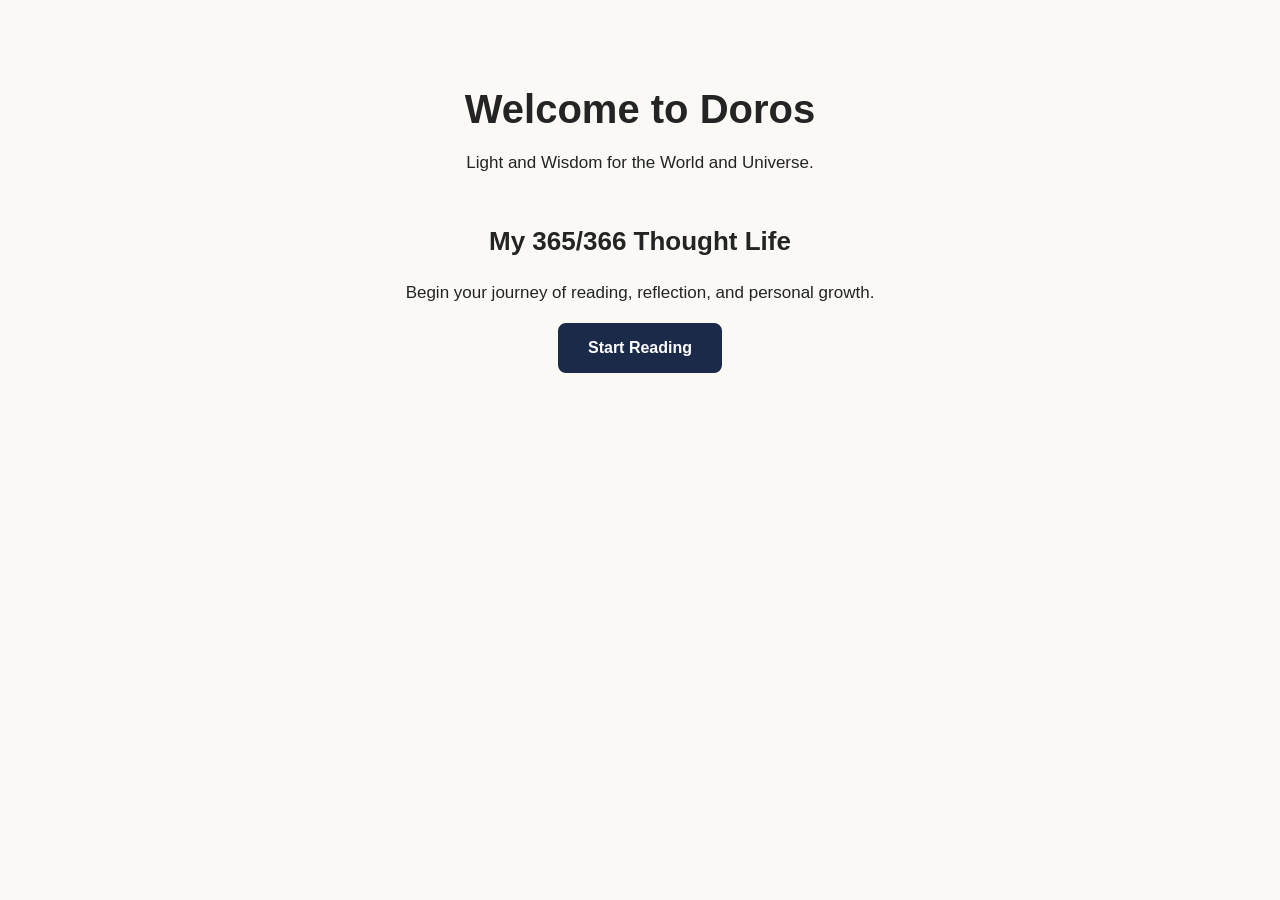
<file: index.html>
<!DOCTYPE html>
<html lang="en">
<head>
  <meta charset="UTF-8">
  <meta name="viewport" content="width=device-width, initial-scale=1.0">
  <title>Doros | Read, Learn, Grow</title>
  <link rel="stylesheet" href="style.css">
  <script src="script.js" defer></script>
</head>
<body>
  <h1>Welcome to Doros</h1>
  <p>Light and Wisdom for the World and Universe.</p>

  <h2>My 365/366 Thought Life</h2>
  <p>Begin your journey of reading, reflection, and personal growth.</p>

  <button>Start Reading</button>
</body>
</html>
</file>
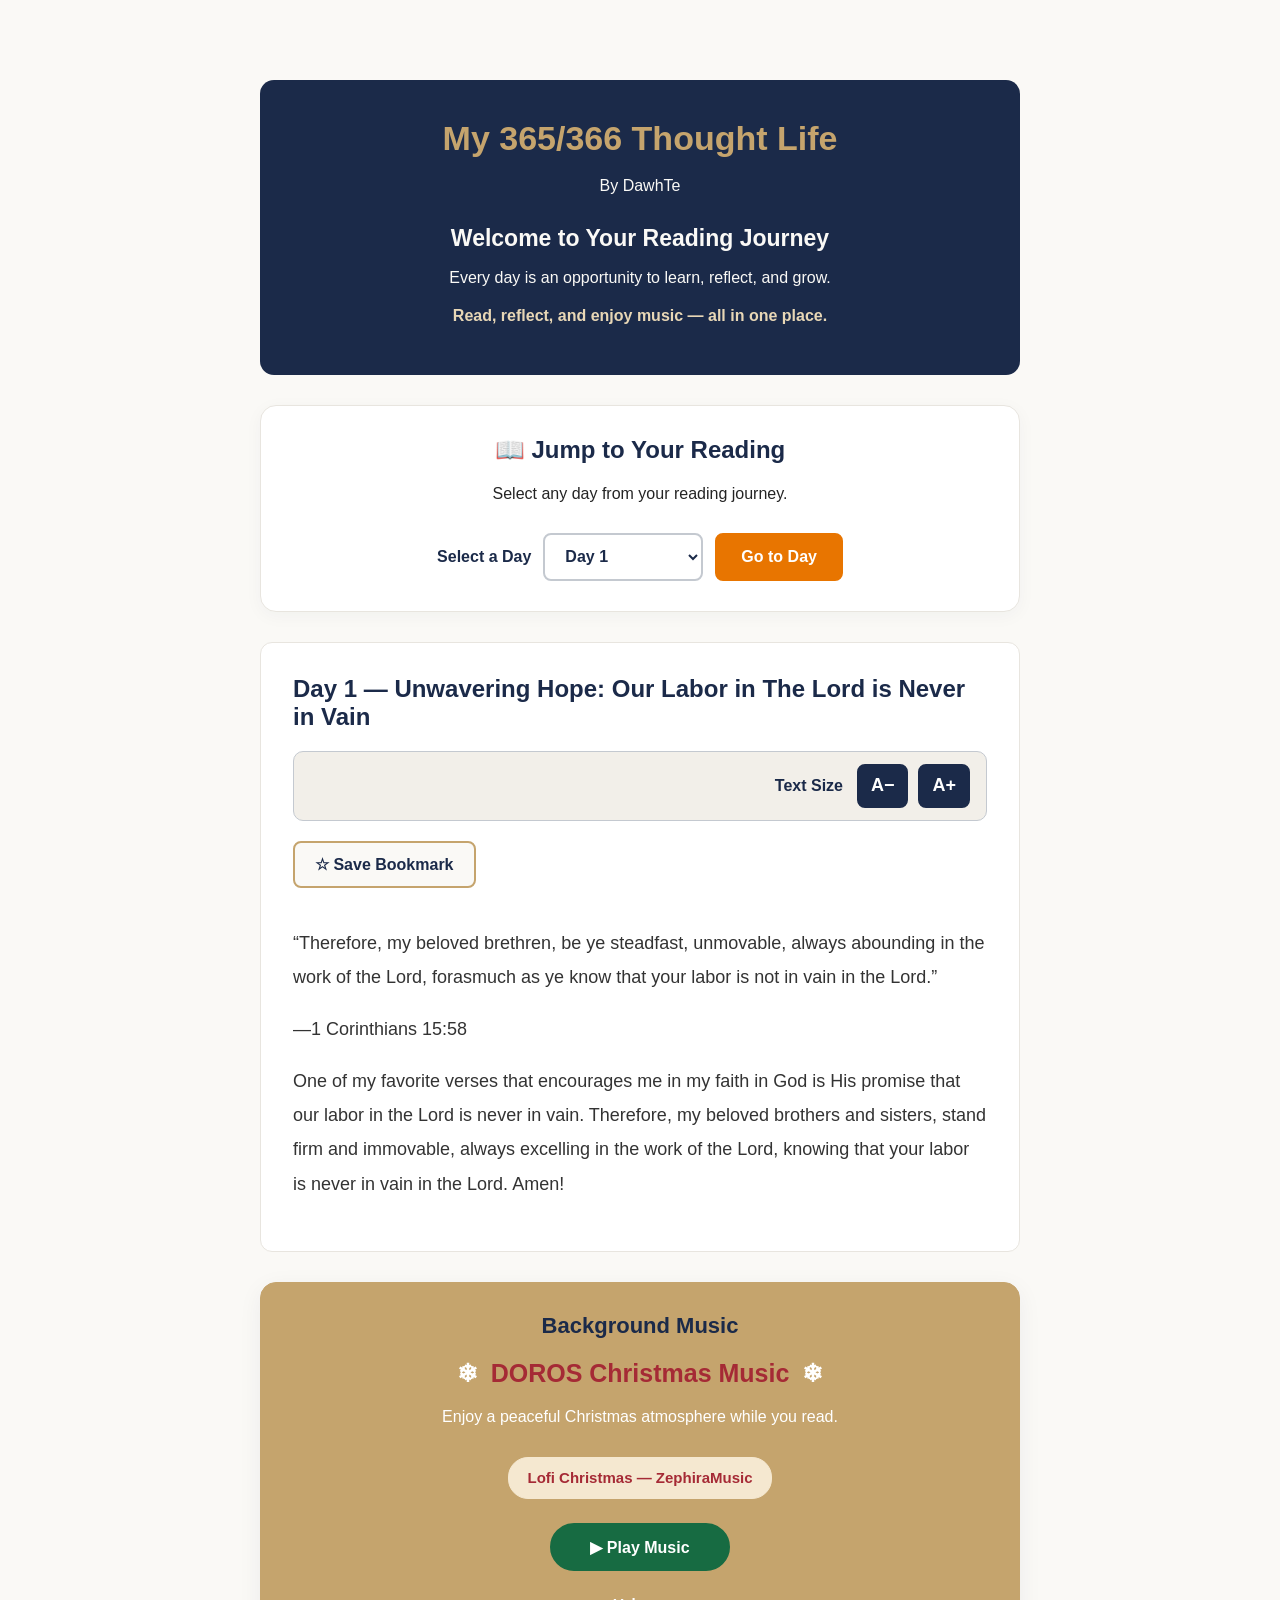
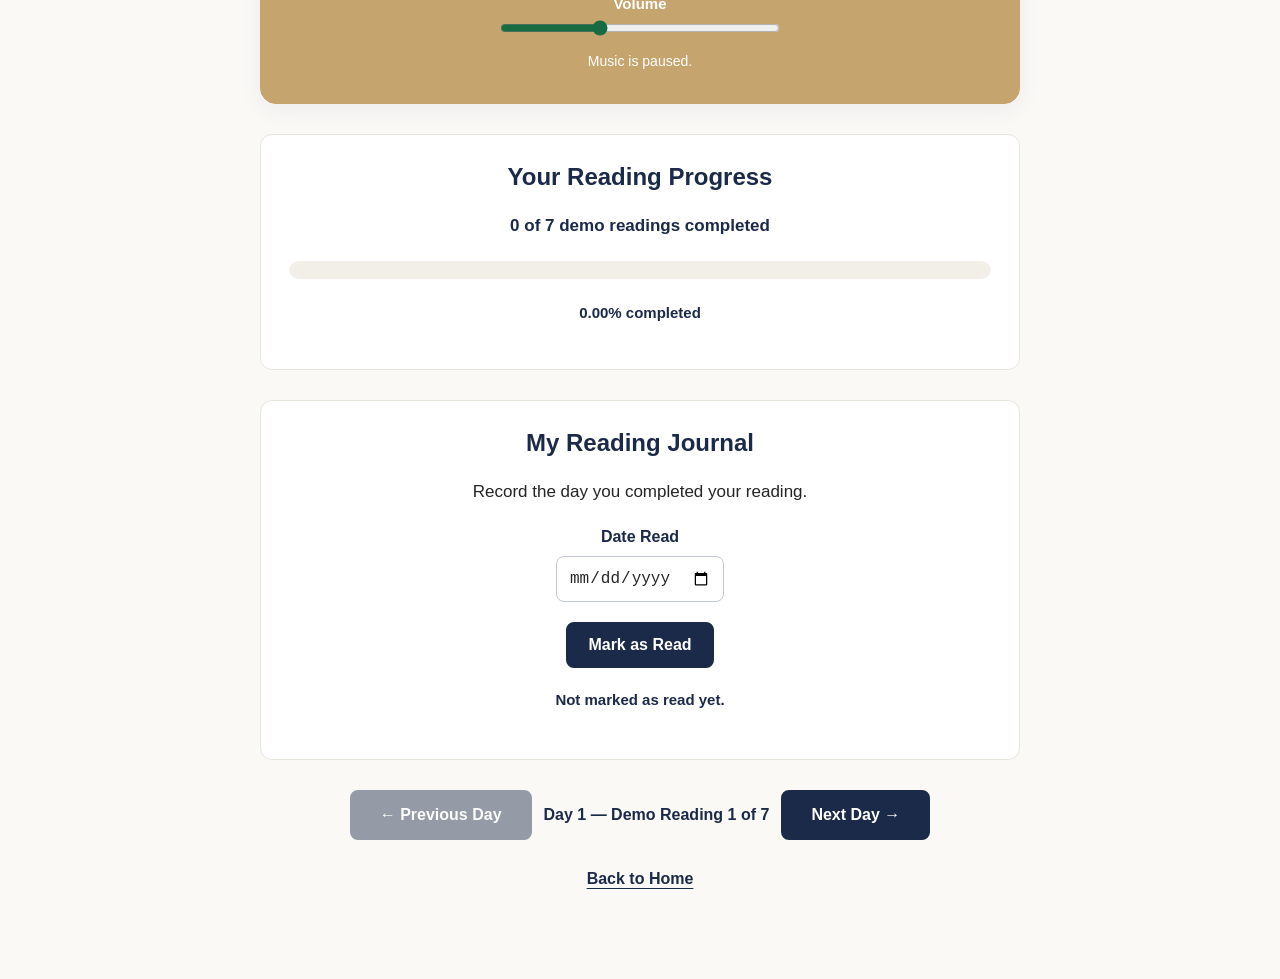
<file: reader.html>
<!DOCTYPE html>
<html lang="en">
<head>
  <meta charset="UTF-8">
  <meta name="viewport" content="width=device-width, initial-scale=1.0">

  <title>Reading | DOROS</title>

  <link rel="stylesheet" href="style.css">
  <script src="book-data.js" defer></script>
  <script src="reader.js" defer></script>
</head>

<body>
  <main>

    <!-- ======================================
         BOOK INFORMATION
    ======================================= -->

    <header class="reader-introduction">
      <h1>My 365/366 Thought Life</h1>
      <p>By DawhTe</p>

      <h2>Welcome to Your Reading Journey</h2>

      <p>
        Every day is an opportunity to learn,
        reflect, and grow.
      </p>

      <p>
        Read, reflect, and enjoy music —
        all in one place.
      </p>
    </header>


    <!-- ======================================
         JUMP TO DAY SELECTOR
    ======================================= -->

    <section
      class="day-selector"
      aria-labelledby="day-selector-heading"
    >

      <h2 id="day-selector-heading">
        📖 Jump to Your Reading
      </h2>

      <p>
        Select any day from your reading journey.
      </p>

      <div class="day-selector-controls">

        <label for="jump-to-day">
          Select a Day
        </label>

        <select id="jump-to-day">
          <option value="1">Day 1</option>
        </select>

        <button
          type="button"
          id="go-to-day"
        >
          Go to Day
        </button>

      </div>

    </section>


    <!-- ======================================
         DAILY READING CONTENT
    ======================================= -->

    <section class="reading-content">

      <h2>Day 1 — A New Beginning</h2>

      <!-- Reading text size controls -->
      <div
        class="reading-controls"
        role="group"
        aria-label="Reading text size settings"
      >

        <span class="text-size-label">
          Text Size
        </span>

        <button
          type="button"
          id="decrease-font"
          aria-label="Decrease reading text size"
        >
          A−
        </button>

        <button
          type="button"
          id="increase-font"
          aria-label="Increase reading text size"
        >
          A+
        </button>

      </div>

      <button
        type="button"
        id="bookmark-button"
        aria-pressed="false"
      >
        ☆ Save Bookmark
      </button>

      <div id="book-text">
        <p>Loading your reading...</p>
      </div>

    </section>


    <!-- ======================================
         DOROS CHRISTMAS MUSIC PLAYER
    ======================================= -->

    <section
      class="music-player"
      aria-labelledby="music-player-heading"
    >

      <h2 class="background-music-heading">
        Background Music
      </h2>

      <h2 id="music-player-heading">
        <span aria-hidden="true">❄</span>
        DOROS Christmas Music
        <span aria-hidden="true">❄</span>
      </h2>

      <p>
        Enjoy a peaceful Christmas atmosphere
        while you read.
      </p>

      <p id="music-track-name">
        Lofi Christmas — ZephiraMusic
      </p>

      <audio
        id="doros-audio"
        preload="none"
        loop
      >
        <source
          src="music/library-ambience.mp3"
          type="audio/mpeg"
        >
        Your browser does not support audio playback.
      </audio>

      <button
        type="button"
        id="music-play-pause"
        aria-label="Play background music"
      >
        ▶ Play Music
      </button>

      <div class="music-volume-control">

        <label for="music-volume">
          Volume
        </label>

        <input
          type="range"
          id="music-volume"
          min="0"
          max="100"
          value="35"
          aria-label="Music volume"
        >

      </div>

      <p
        id="music-status"
        role="status"
        aria-live="polite"
      >
        Music is paused.
      </p>

    </section>


    <!-- ======================================
         READING PROGRESS TRACKER
    ======================================= -->

    <section
      class="reading-progress"
      aria-labelledby="reading-progress-heading"
    >

      <h2 id="reading-progress-heading">
        Your Reading Progress
      </h2>

      <p id="progress-text">
        0 of 366 days completed
      </p>

      <progress
        id="reading-progress-bar"
        value="0"
        max="366"
        aria-label="Reading completion progress"
      ></progress>

      <p id="progress-percentage">
        0% completed
      </p>

    </section>


    <!-- ======================================
         READING COMPLETION JOURNAL
    ======================================= -->

    <section
      class="reading-journal"
      aria-labelledby="reading-journal-heading"
    >

      <h2 id="reading-journal-heading">
        My Reading Journal
      </h2>

      <p>
        Record the day you completed your reading.
      </p>

      <label for="reading-date">
        Date Read
      </label>

      <input
        type="date"
        id="reading-date"
      >

      <button
        type="button"
        id="mark-as-read"
        aria-pressed="false"
      >
        Mark as Read
      </button>

      <p
        id="reading-status"
        role="status"
        aria-live="polite"
      ></p>

      <button
        type="button"
        id="remove-read-date"
        hidden
      >
        Remove Reading Record
      </button>

    </section>


    <!-- ======================================
         DAILY READING NAVIGATION
    ======================================= -->

    <nav
      class="day-navigation"
      aria-label="Daily reading navigation"
    >

      <button
        type="button"
        id="previous-day"
        disabled
      >
        ← Previous Day
      </button>

      <span id="current-day">
        Day 1 of 366
      </span>

      <button
        type="button"
        id="next-day"
      >
        Next Day →
      </button>

    </nav>


    <!-- ======================================
         BACK TO HOMEPAGE
    ======================================= -->

    <a href="index.html">
      Back to Home
    </a>

  </main>
</body>
</html>
</file>
<file: style.css>
/* ==========================================
   DOROS — BRAND COLOR PALETTE
========================================== */

:root {
  --navy: #1B2A49;
  --gold: #C5A46D;
  --warm-white: #FAF9F6;
  --silver: #C4C9D0;
  --red: #A52A35;
  --text-dark: #242424;
  --orange: #E87500;
  --christmas-green: #176B42;
}


/* ==========================================
   DOROS — GLOBAL STYLES
========================================== */

* {
  box-sizing: border-box;
}

body {
  font-family: Arial, sans-serif;
  background-color: var(--warm-white);
  color: var(--text-dark);
  text-align: center;
  margin: 0;
  padding: 60px 20px;
}

h1 {
  font-size: 40px;
  margin-bottom: 12px;
}

h2 {
  font-size: 26px;
  margin-top: 50px;
}

p {
  font-size: 17px;
  line-height: 1.6;
}


/* ==========================================
   DOROS — BUTTONS
========================================== */

button {
  background-color: var(--navy);
  color: white;
  border: 2px solid var(--navy);
  border-radius: 8px;
  padding: 14px 28px;
  font-size: 16px;
  font-weight: 600;
  cursor: pointer;

  transition:
    background-color 0.2s ease,
    border-color 0.2s ease;
}

button:hover {
  background-color: #30456b;
  border-color: var(--gold);
}

button:focus-visible {
  outline: 3px solid var(--gold);
  outline-offset: 3px;
}

button:disabled,
button:disabled:hover {
  opacity: 0.45;
  cursor: not-allowed;
  background-color: var(--navy);
  border-color: var(--navy);
}


/* ==========================================
   DOROS — READING PAGE
========================================== */

main {
  max-width: 800px;
  margin: 0 auto;
  padding: 20px;
}

main p {
  line-height: 1.8;
}

main a {
  color: #283b62;
  font-weight: bold;
}


/* ==========================================
   DOROS — READER INTRODUCTION
========================================== */

.reader-introduction {
  background-color: var(--navy);
  color: var(--warm-white);
  border-radius: 14px;
  padding: 36px 24px;
  margin: 0 auto 30px;
  text-align: center;
}

.reader-introduction h1 {
  color: var(--gold);
  font-size: 34px;
  margin: 0 0 12px;
  line-height: 1.3;
}

.reader-introduction h2 {
  color: var(--warm-white);
  font-size: 23px;
  margin: 26px 0 12px;
}

.reader-introduction p {
  color: var(--warm-white);
  font-size: 16px;
  margin: 10px auto;
  max-width: 600px;
  line-height: 1.7;
}

.reader-introduction p:last-child {
  color: #E8D7B6;
  font-weight: 600;
}


/* ==========================================
   DOROS — BOOK READING CONTENT
========================================== */

.reading-content {
  background-color: #ffffff;
  border: 1px solid #e8e5df;
  border-radius: 12px;
  padding: 32px;
  margin: 30px auto;
  text-align: left;
}

.reading-content h2 {
  font-size: 24px;
  margin-top: 0;
  margin-bottom: 20px;
  color: var(--navy);
}

.reading-content p {
  font-size: inherit;
  line-height: 1.9;
  color: #333333;
}

#book-text {
  margin-top: 18px;
  overflow-wrap: break-word;
}


/* ==========================================
   DOROS — READING PAGE DETAILS
========================================== */

main > h1 {
  color: var(--navy);
}

main > h2 {
  color: var(--navy);
}

main > a {
  display: inline-block;
  margin-top: 10px;
  padding: 10px 16px;
  color: var(--navy);
  text-decoration: underline;
  text-underline-offset: 4px;
  border-radius: 6px;
}

main > a:hover {
  background-color: #eee9df;
}

main > a:focus-visible {
  outline: 3px solid var(--gold);
  outline-offset: 3px;
}


/* ==========================================
   DOROS — READING TEXT SIZE CONTROLS
========================================== */

.reading-controls {
  display: flex;
  align-items: center;
  justify-content: flex-end;
  flex-wrap: wrap;
  gap: 10px;

  background-color: #F2EFE9;
  border: 1px solid var(--silver);
  border-radius: 10px;

  padding: 12px 16px;
  margin: 16px 0 20px;
  text-align: right;
}

.text-size-label {
  color: var(--navy);
  font-size: 16px;
  font-weight: 600;
  margin-right: 4px;
}

.reading-controls button {
  min-width: 48px;
  min-height: 44px;
  margin: 0;
  padding: 9px 12px;
  font-size: 18px;
  border-radius: 8px;
}


/* ==========================================
   DOROS — CHRISTMAS MUSIC PLAYER
========================================== */

.music-player {
  background-color: var(--gold);
  border: 1px solid var(--gold);
  border-radius: 16px;
  padding: 30px 24px;
  margin: 30px auto;
  text-align: center;
  box-shadow: 0 6px 24px rgba(27, 42, 73, 0.06);
}

/* Background Music heading */

.music-player .background-music-heading {
  color: var(--navy);
  font-size: 22px;
  font-weight: 700;
  margin: 0 0 20px;
}

/* Christmas title */

.music-player #music-player-heading {
  color: var(--red);
  font-size: 25px;
  margin: 0 0 12px;
}

/* White snowflakes */

.music-player #music-player-heading span {
  color: #ffffff;
  display: inline-block;
  margin: 0 6px;
}

/* Music description */

.music-player > p {
  color: #ffffff;
  font-size: 16px;
  line-height: 1.6;
}

/* Music track title */

#music-track-name {
  display: inline-block;
  background-color: #F5E8D0;
  border: 1px solid #F5E8D0;
  border-radius: 20px;
  padding: 8px 18px;
  margin: 12px auto 24px;
  color: var(--red);
  font-size: 15px;
  font-weight: 600;
}

/* Green music play button */

#music-play-pause {
  display: block;
  min-height: 48px;
  min-width: 180px;
  margin: 0 auto 24px;
  padding: 12px 24px;
  background-color: var(--christmas-green);
  color: #ffffff;
  border: 2px solid var(--christmas-green);
  border-radius: 30px;
  font-size: 16px;
  font-weight: 600;
}

#music-play-pause:hover {
  background-color: #105232;
  border-color: #105232;
}

#music-play-pause.is-playing {
  background-color: var(--christmas-green);
  border-color: var(--christmas-green);
  color: #ffffff;
}

#music-play-pause.is-playing:hover {
  background-color: #105232;
  border-color: #105232;
}

/* Music volume */

.music-volume-control {
  max-width: 280px;
  margin: 0 auto;
}

.music-volume-control label {
  display: block;
  color: #ffffff;
  font-size: 15px;
  font-weight: 600;
  margin-bottom: 12px;
}

#music-volume {
  display: block;
  width: 100%;
  height: 8px;
  margin: 0 auto;
  cursor: pointer;
  accent-color: var(--christmas-green);
}

#music-volume:focus-visible {
  outline: 3px solid #ffffff;
  outline-offset: 5px;
}

#music-status {
  margin: 18px auto 0;
  color: #ffffff;
  font-size: 14px;
  font-weight: 500;
}


/* ==========================================
   DOROS — JUMP TO DAY SELECTOR
========================================== */

.day-selector {
  background-color: #ffffff;
  border: 1px solid #e8e5df;
  border-radius: 16px;
  padding: 30px 24px;
  margin: 30px auto;
  text-align: center;
  box-shadow: 0 4px 18px rgba(27, 42, 73, 0.04);
}

.day-selector h2 {
  color: var(--navy);
  font-size: 24px;
  margin-top: 0;
  margin-bottom: 12px;
}

.day-selector > p {
  color: var(--text-dark);
  font-size: 16px;
  margin-bottom: 24px;
}

.day-selector-controls {
  display: flex;
  align-items: end;
  justify-content: center;
  flex-wrap: wrap;
  gap: 12px;
}

.day-selector-controls label {
  color: var(--navy);
  font-size: 16px;
  font-weight: 600;
  align-self: center;
}

#jump-to-day {
  min-width: 160px;
  min-height: 48px;
  padding: 10px 16px;
  background-color: #ffffff;
  color: var(--navy);
  border: 2px solid var(--silver);
  border-radius: 8px;
  font-family: Arial, sans-serif;
  font-size: 16px;
  font-weight: 600;
  cursor: pointer;
}

#jump-to-day:hover {
  border-color: var(--gold);
}

#jump-to-day:focus-visible {
  outline: 3px solid var(--gold);
  outline-offset: 3px;
}

/* Orange Go to Day button */

#go-to-day {
  min-height: 48px;
  padding: 12px 24px;
  background-color: var(--orange);
  color: #ffffff;
  border: 2px solid var(--orange);
  border-radius: 8px;
  font-size: 16px;
  font-weight: 600;
}

#go-to-day:hover {
  background-color: #CC6500;
  border-color: #CC6500;
}

#go-to-day:focus-visible {
  outline: 3px solid var(--navy);
  outline-offset: 3px;
}


/* ==========================================
   DOROS — BOOKMARK BUTTON
========================================== */

#bookmark-button {
  background-color: var(--warm-white);
  color: var(--navy);
  border: 2px solid var(--gold);
  border-radius: 8px;
  padding: 12px 20px;
  margin-bottom: 20px;
  font-size: 16px;
  font-weight: 600;
  cursor: pointer;
}

#bookmark-button:hover {
  background-color: #F2E8D8;
}

#bookmark-button[aria-pressed="true"] {
  background-color: var(--navy);
  color: white;
  border-color: var(--gold);
}

#bookmark-button:focus-visible {
  outline: 3px solid var(--navy);
  outline-offset: 3px;
}


/* ==========================================
   DOROS — READING PROGRESS TRACKER
========================================== */

.reading-progress {
  background-color: #ffffff;
  border: 1px solid #e8e5df;
  border-radius: 12px;
  padding: 28px;
  margin: 30px auto;
  text-align: center;
}

.reading-progress h2 {
  color: var(--navy);
  font-size: 24px;
  margin-top: 0;
}

#progress-text {
  color: var(--navy);
  font-size: 17px;
  font-weight: 600;
}

#reading-progress-bar {
  display: block;
  width: 100%;
  height: 18px;
  margin: 20px auto;
  border: none;
  border-radius: 20px;
  overflow: hidden;
  accent-color: var(--gold);
}

#reading-progress-bar::-webkit-progress-bar {
  background-color: #F2EFE9;
  border-radius: 20px;
}

#reading-progress-bar::-webkit-progress-value {
  background-color: var(--gold);
  border-radius: 20px;
}

#reading-progress-bar::-moz-progress-bar {
  background-color: var(--gold);
  border-radius: 20px;
}

#progress-percentage {
  color: var(--navy);
  font-size: 15px;
  font-weight: 600;
}


/* ==========================================
   DOROS — READING COMPLETION JOURNAL
========================================== */

.reading-journal {
  background-color: #ffffff;
  border: 1px solid #e8e5df;
  border-radius: 12px;
  padding: 28px;
  margin: 30px auto;
  text-align: center;
}

.reading-journal h2 {
  color: var(--navy);
  font-size: 24px;
  margin-top: 0;
}

.reading-journal label {
  display: block;
  color: var(--navy);
  font-size: 16px;
  font-weight: 600;
  margin: 20px 0 10px;
}

#reading-date {
  display: block;
  max-width: 100%;
  margin: 0 auto 20px;
  padding: 12px;
  border: 1px solid var(--silver);
  border-radius: 8px;
  font-size: 16px;
  color: var(--text-dark);
  background-color: white;
}

#reading-date:focus-visible {
  outline: 3px solid var(--gold);
  outline-offset: 3px;
}

#reading-status {
  color: var(--navy);
  font-size: 15px;
  font-weight: 600;
  margin: 18px 0;
}

#remove-read-date {
  background-color: var(--warm-white);
  color: var(--red);
  border: 2px solid var(--red);
  padding: 10px 16px;
  font-size: 14px;
}

#remove-read-date:hover {
  background-color: #F8E8E8;
}

#remove-read-date[hidden] {
  display: none;
}


/* ==========================================
   DOROS — MARK AS READ BUTTON
========================================== */

#mark-as-read {
  background-color: var(--navy);
  color: white;
  border: 2px solid var(--navy);
  border-radius: 8px;
  padding: 12px 20px;
  font-size: 16px;
  font-weight: 600;
  cursor: pointer;

  transition:
    background-color 0.2s ease,
    border-color 0.2s ease;
}

#mark-as-read:hover {
  background-color: #30456b;
  border-color: #30456b;
}

#mark-as-read.is-read {
  background-color: var(--orange);
  color: white;
  border-color: var(--orange);
}

#mark-as-read.is-read:hover {
  background-color: #CC6500;
  border-color: #CC6500;
}


/* ==========================================
   DOROS — DAILY NAVIGATION
========================================== */

.day-navigation {
  display: flex;
  align-items: center;
  justify-content: center;
  flex-wrap: wrap;
  gap: 12px;
  margin: 30px auto 10px;
}

.day-navigation button {
  min-height: 44px;
}

#current-day {
  font-weight: 600;
  color: var(--navy);
}


/* ==========================================
   DOROS — MOBILE RESPONSIVE DESIGN
========================================== */

@media (max-width: 600px) {

  body {
    padding: 24px 12px;
  }

  h1 {
    font-size: 30px;
  }

  h2 {
    font-size: 22px;
  }

  main {
    padding: 12px;
  }

  .reader-introduction {
    padding: 28px 16px;
  }

  .reader-introduction h1 {
    font-size: 27px;
  }

  .reader-introduction h2 {
    font-size: 21px;
  }

  .reading-content {
    padding: 20px 16px;
    margin: 24px auto;
  }

  .reading-controls {
    justify-content: center;
    padding: 12px 10px;
    gap: 8px;
  }

  .text-size-label {
    font-size: 15px;
  }

  .reading-controls button {
    min-width: 48px;
    min-height: 44px;
  }

  .music-player {
    padding: 22px 16px;
    margin: 24px auto;
  }

  .music-player .background-music-heading {
    font-size: 20px;
  }

  .music-player #music-player-heading {
    font-size: 22px;
  }

  .music-player #music-player-heading span {
    margin: 0 3px;
  }

  #music-play-pause {
    width: 100%;
    max-width: 260px;
  }

  .music-volume-control {
    max-width: 240px;
  }

  .day-selector {
    padding: 22px 16px;
    margin: 24px auto;
  }

  .day-selector h2 {
    font-size: 22px;
  }

  .day-selector-controls {
    flex-direction: column;
    align-items: stretch;
    gap: 12px;
  }

  .day-selector-controls label {
    align-self: flex-start;
  }

  #jump-to-day {
    width: 100%;
  }

  #go-to-day {
    width: 100%;
  }

  .reading-progress {
    padding: 20px 16px;
    margin: 24px auto;
  }

  .reading-journal {
    padding: 20px 16px;
    margin: 24px auto;
  }

  .day-navigation {
    gap: 12px;
  }

  .day-navigation button {
    padding: 12px;
    font-size: 14px;
    min-height: 44px;
  }

  #current-day {
    width: 100%;
    order: -1;
  }

  #mark-as-read {
    min-height: 44px;
  }

}
</file>
